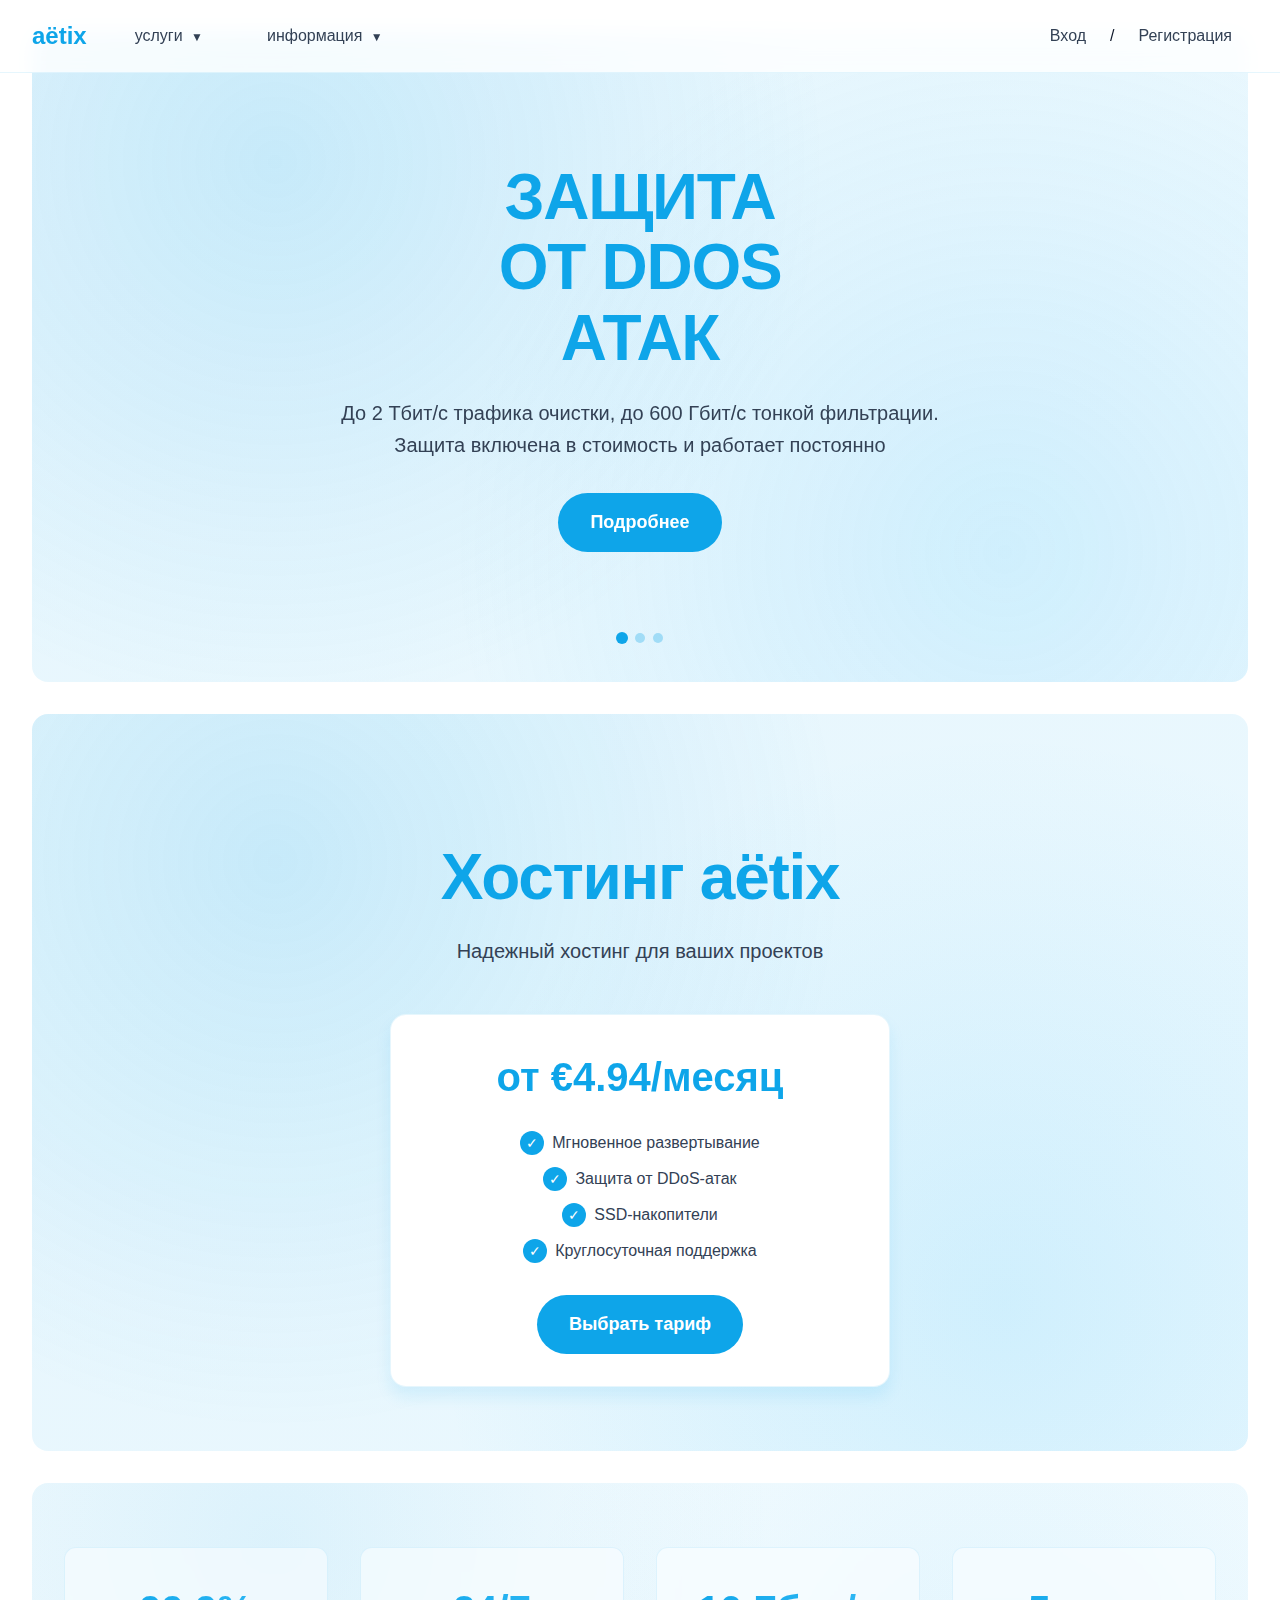
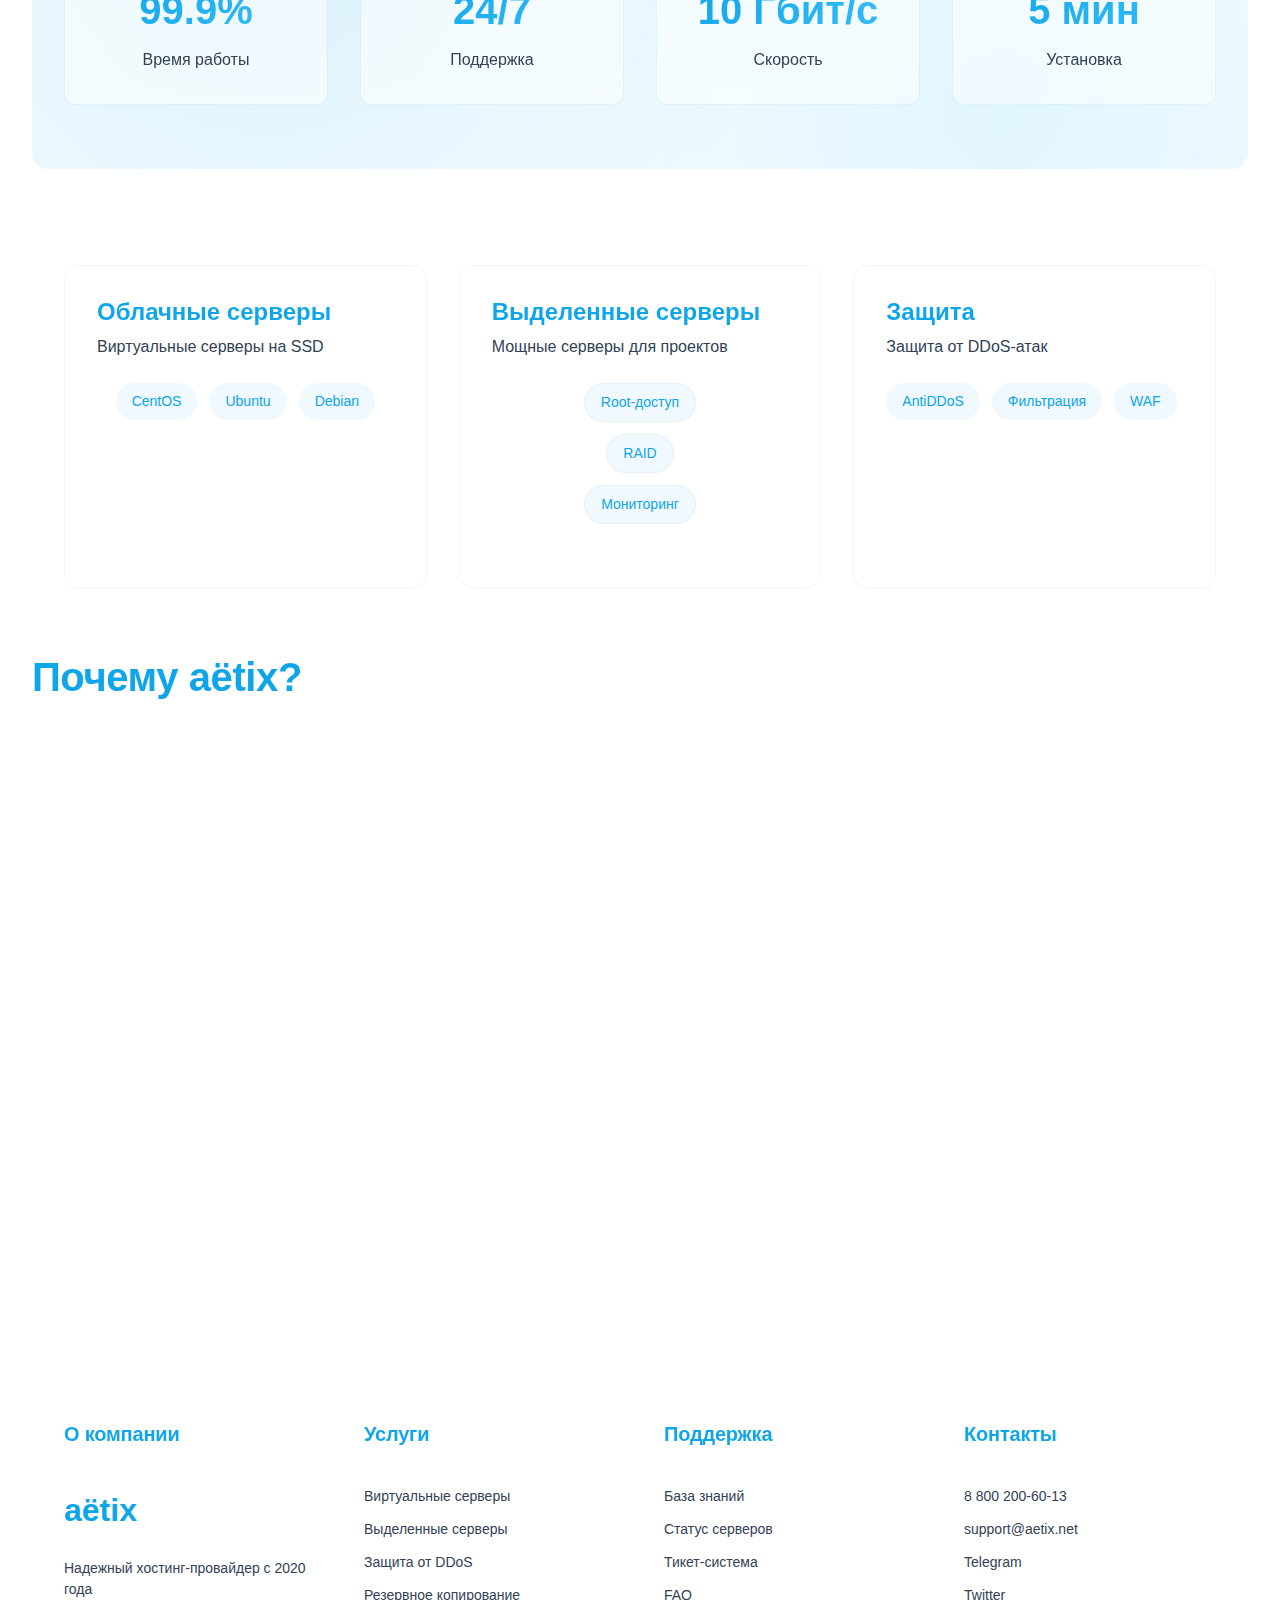
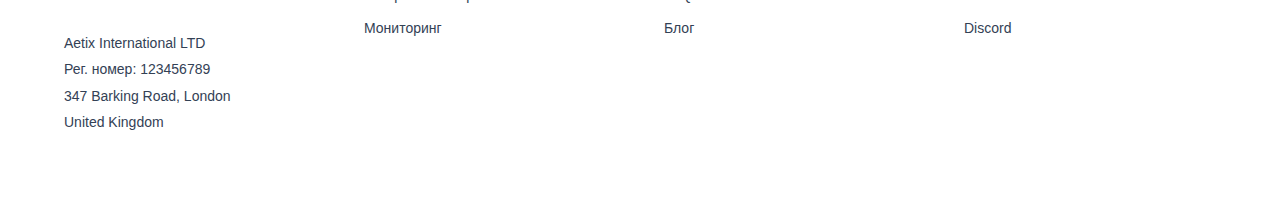
<file: index.html>
<!DOCTYPE html>
<html lang="ru">
<head>
    <meta charset="UTF-8">
    <meta name="viewport" content="width=device-width, initial-scale=1.0">
    <title>aёtix — Хостинг</title>
    <link rel="stylesheet" href="css/base.css">
    <link rel="stylesheet" href="css/navbar.css">
    <link rel="stylesheet" href="css/hero.css">
    <link rel="stylesheet" href="css/pricing.css">
    <link rel="stylesheet" href="css/stats.css">
    <link rel="stylesheet" href="css/services.css">
    <link rel="stylesheet" href="css/benefits.css">
    <link rel="stylesheet" href="css/footer.css">
    <link rel="stylesheet" href="css/features.css">
    <link rel="stylesheet" href="https://cdn.jsdelivr.net/npm/swiper@8/swiper-bundle.min.css">
    <link rel="stylesheet" href="css/swiper.css">
</head>
<body>
    <nav class="navbar navbar-index">
        <div class="nav-container">
            <a href="index.html" class="logo">aёtix</a>
            <div class="nav-center">
                <div class="dropdown">
                    <a href="#" class="nav-item">услуги <span class="dropdown-arrow">▼</span></a>
                    <div class="dropdown-menu">
                        <a href="vds.html" class="dropdown-item">
                            <span class="dropdown-icon">🌐</span>
                            <div class="dropdown-content">
                                <div class="dropdown-title">облачные серверы (VDS)</div>
                                <div class="dropdown-description">современные процессоры и NVMe SSD</div>
                            </div>
                        </a>
                        <a href="hicpu2.html" class="dropdown-item">
                            <span class="dropdown-icon">⚡</span>
                            <div class="dropdown-content">
                                <div class="dropdown-title">high-cpu серверы</div>
                                <div class="dropdown-description">невероятно быстрые и мощные</div>
                            </div>
                        </a>
                    </div>
                </div>
                <div class="dropdown">
                    <a href="#" class="nav-item">информация <span class="dropdown-arrow">▼</span></a>
                    <div class="dropdown-menu">
                        <a href="contacts.html" class="dropdown-item">
                            <span class="dropdown-icon">📞</span>
                            <div class="dropdown-content">
                                <div class="dropdown-title">контакты</div>
                                <div class="dropdown-description">связаться с нами</div>
                            </div>
                        </a>
                        <a href="cabinet.html" class="dropdown-item">
                            <span class="dropdown-icon">👤</span>
                            <div class="dropdown-content">
                                <div class="dropdown-title">личный кабинет</div>
                                <div class="dropdown-description">управление услугами и настройками</div>
                            </div>
                        </a>
                    </div>
                </div>
            </div>
            <div class="nav-right">
                <div class="auth-buttons">
                    <a href="#" class="nav-item">Вход</a>
                    <span class="separator">/</span>
                    <a href="#" class="nav-item">Регистрация</a>
                </div>
            </div>
        </div>
    </nav>

    <div class="container">
        <div class="swiper">
            <div class="swiper-wrapper">
                <div class="swiper-slide">
                    <div class="slide-content">
                        <h1>ЗАЩИТА<br>ОТ DDOS<br>АТАК</h1>
                        <p>До 2 Тбит/с трафика очистки, до 600 Гбит/с тонкой фильтрации.<br>Защита включена в стоимость и работает постоянно</p>
                        <a href="#" class="slide-button">Подробнее</a>
                    </div>
                </div>
                <div class="swiper-slide">
                    <div class="slide-content">
                        <h1>ОБЛАЧНЫЕ<br>СЕРВЕРЫ<br>VDS</h1>
                        <p>Виртуальные серверы на мощных процессорах AMD<br>и NVMe SSD накопителях</p>
                        <a href="vds.html" class="slide-button">Выбрать сервер</a>
                    </div>
                </div>
                <div class="swiper-slide">
                    <div class="slide-content">
                        <h1>HIGH-CPU<br>СЕРВЕРЫ</h1>
                        <p>Самые мощные виртуальные серверы на базе<br>AMD Ryzen Threadripper 3990X и Intel Core i9-12900K</p>
                        <a href="hicpu2.html" class="slide-button">Выбрать сервер</a>
                    </div>
                </div>
            </div>
            <div class="swiper-pagination"></div>
        </div>

        <div class="hero-section">
            <div class="hero-text">
                <h1>Хостинг aёtix</h1>
                <p>Надежный хостинг для ваших проектов</p>
            </div>
            <div class="price-section">
                <div class="price-tag">от €4.94/месяц</div>
                <ul class="features-list">
                    <li>Мгновенное развертывание</li>
                    <li>Защита от DDoS-атак</li>
                    <li>SSD-накопители</li>
                    <li>Круглосуточная поддержка</li>
                </ul>
                <a href="vds.html" class="cta-button">Выбрать тариф</a>
            </div>
        </div>

        <!-- Features Stats -->
        <section class="features-stats">
            <div class="container">
                <div class="stats-grid">
                    <div class="stat-item">
                        <div class="stat-number">99.9%</div>
                        <div class="stat-label">Время работы</div>
                    </div>
                    <div class="stat-item">
                        <div class="stat-number">24/7</div>
                        <div class="stat-label">Поддержка</div>
                    </div>
                    <div class="stat-item">
                        <div class="stat-number">10 Гбит/с</div>
                        <div class="stat-label">Скорость</div>
                    </div>
                    <div class="stat-item">
                        <div class="stat-number">5 мин</div>
                        <div class="stat-label">Установка</div>
                    </div>
                </div>
            </div>
        </section>

        <!-- Features Cards -->
        <section class="features-cards">
            <div class="container">
                <div class="cards-grid">
                    <div class="feature-card">
                        <div class="card-header">
                            <h3>Облачные серверы</h3>
                            <p>Виртуальные серверы на SSD</p>
                        </div>
                        <div class="card-content">
                            <div class="os-list">
                                <span class="os-item">CentOS</span>
                                <span class="os-item">Ubuntu</span>
                                <span class="os-item">Debian</span>
                            </div>
                        </div>
                    </div>

                    <div class="feature-card">
                        <div class="card-header">
                            <h3>Выделенные серверы</h3>
                            <p>Мощные серверы для проектов</p>
                        </div>
                        <div class="card-content">
                            <div class="features-list">
                                <span class="feature-item">Root-доступ</span>
                                <span class="feature-item">RAID</span>
                                <span class="feature-item">Мониторинг</span>
                            </div>
                        </div>
                    </div>

                    <div class="feature-card">
                        <div class="card-header">
                            <h3>Защита</h3>
                            <p>Защита от DDoS-атак</p>
                        </div>
                        <div class="card-content">
                            <div class="security-list">
                                <span class="security-item">AntiDDoS</span>
                                <span class="security-item">Фильтрация</span>
                                <span class="security-item">WAF</span>
                            </div>
                        </div>
                    </div>
                </div>
            </div>
        </section>

        <div class="why-section">
            <h2>Почему aёtix?</h2>
            <div class="benefits-grid">
                <div class="benefit-card">
                    <div class="benefit-icon">💬</div>
                    <h3>Поддержка</h3>
                    <p>Быстрые ответы в чате</p>
                </div>

                <div class="benefit-card">
                    <div class="benefit-icon">💾</div>
                    <h3>Бэкапы</h3>
                    <p>Резервное копирование</p>
                </div>

                <div class="benefit-card">
                    <div class="benefit-icon">⚡</div>
                    <h3>Оплата</h3>
                    <p>Почасовая оплата</p>
                </div>

                <div class="benefit-card">
                    <div class="benefit-icon">🛡️</div>
                    <h3>Защита</h3>
                    <p>DDoS защита</p>
                </div>
            </div>
        </div>

        <footer class="footer">
            <div class="container">
                <div class="footer-container">
                    <div class="footer-section">
                        <h2 class="footer-column-title">О компании</h2>
                        <a href="/" class="footer-logo">aëtix</a>
                        <p class="footer-description">Надежный хостинг-провайдер с 2020 года</p>
                        <div class="footer-company-info">
                            <p>Aetix International LTD</p>
                            <p>Рег. номер: 123456789</p>
                            <p>347 Barking Road, London</p>
                            <p>United Kingdom</p>
                        </div>
                    </div>

                    <div class="footer-section">
                        <h2 class="footer-column-title">Услуги</h2>
                        <div class="footer-links">
                            <a href="#" class="footer-link">Виртуальные серверы</a>
                            <a href="#" class="footer-link">Выделенные серверы</a>
                            <a href="#" class="footer-link">Защита от DDoS</a>
                            <a href="#" class="footer-link">Резервное копирование</a>
                            <a href="#" class="footer-link">Мониторинг</a>
                        </div>
                    </div>

                    <div class="footer-section">
                        <h2 class="footer-column-title">Поддержка</h2>
                        <div class="footer-links">
                            <a href="#" class="footer-link">База знаний</a>
                            <a href="#" class="footer-link">Статус серверов</a>
                            <a href="#" class="footer-link">Тикет-система</a>
                            <a href="#" class="footer-link">FAQ</a>
                            <a href="#" class="footer-link">Блог</a>
                        </div>
                    </div>

                    <div class="footer-section">
                        <h2 class="footer-column-title">Контакты</h2>
                        <div class="footer-links">
                            <a href="tel:88002006013" class="footer-link">8 800 200-60-13</a>
                            <a href="mailto:support@aetix.net" class="footer-link">support@aetix.net</a>
                            <a href="#" class="footer-link">Telegram</a>
                            <a href="#" class="footer-link">Twitter</a>
                            <a href="#" class="footer-link">Discord</a>
                        </div>
                    </div>
                </div>
            </div>
        </footer>
    </div>
    <script src="https://cdn.jsdelivr.net/npm/swiper@8/swiper-bundle.min.js"></script>
    <script src="js/navbar.js"></script>
    <script>
        const swiper = new Swiper('.swiper', {
            direction: 'horizontal',
            loop: true,
            autoplay: {
                delay: 5000,
                disableOnInteraction: false,
            },
            pagination: {
                el: '.swiper-pagination',
                clickable: true,
            },
            speed: 800
        });
    </script>
</body>
</html>
</file>
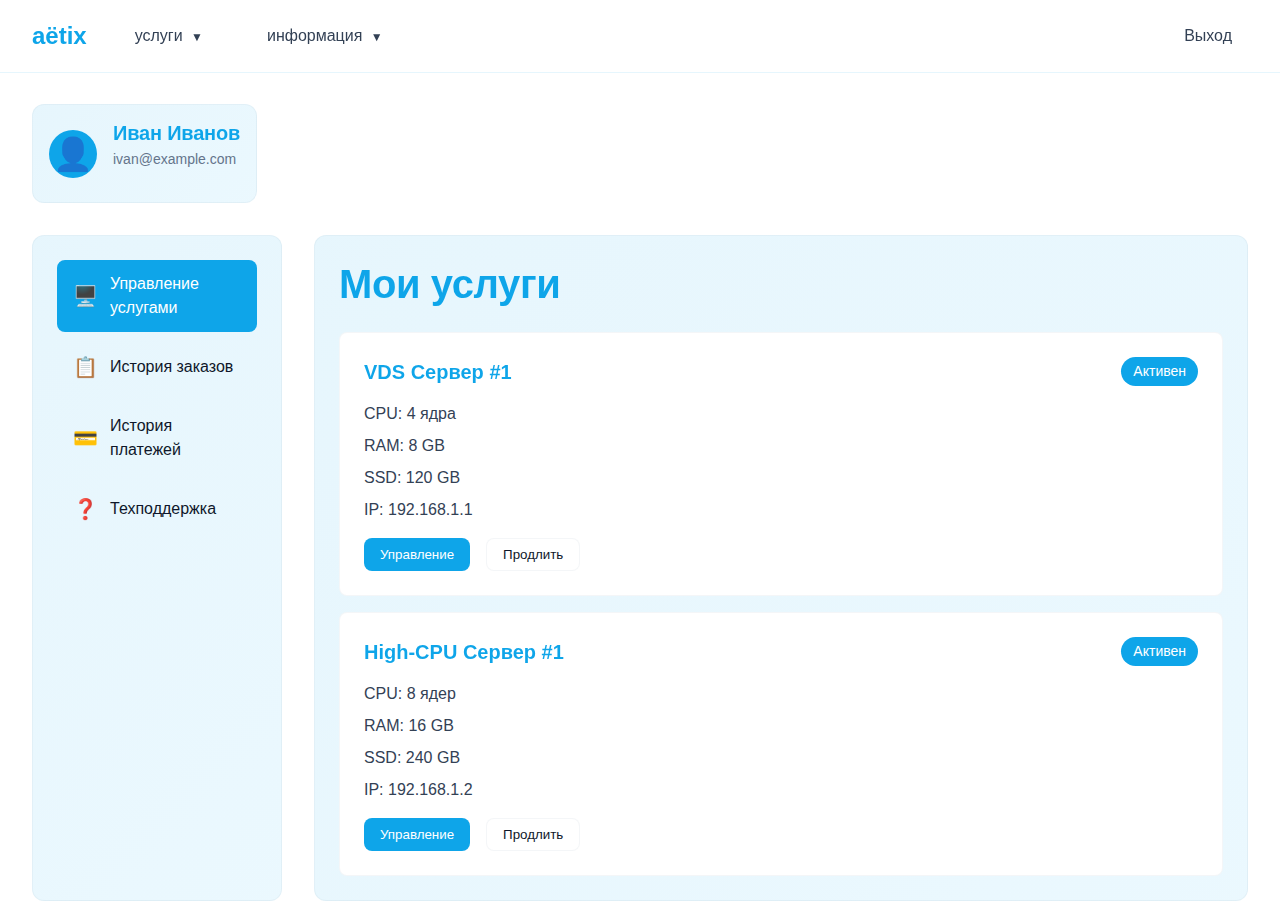
<file: cabinet.html>
<!DOCTYPE html>
<html lang="ru">
<head>
    <meta charset="UTF-8">
    <meta name="viewport" content="width=device-width, initial-scale=1.0">
    <title>aёtix — Личный кабинет</title>
    <link rel="stylesheet" href="css/base.css">
    <link rel="stylesheet" href="css/navbar.css">
    <link rel="stylesheet" href="css/cabinet.css">
</head>
<body>
    <nav class="navbar navbar-index">
        <div class="nav-container">
            <a href="index.html" class="logo">aёtix</a>
            <div class="nav-center">
                <div class="dropdown">
                    <a href="#" class="nav-item">услуги <span class="dropdown-arrow">▼</span></a>
                    <div class="dropdown-menu">
                        <a href="vds.html" class="dropdown-item">
                            <span class="dropdown-icon">🌐</span>
                            <div class="dropdown-content">
                                <div class="dropdown-title">облачные серверы (VDS)</div>
                                <div class="dropdown-description">современные процессоры и NVMe SSD</div>
                            </div>
                        </a>
                        <a href="hicpu2.html" class="dropdown-item">
                            <span class="dropdown-icon">⚡</span>
                            <div class="dropdown-content">
                                <div class="dropdown-title">high-cpu серверы</div>
                                <div class="dropdown-description">невероятно быстрые и мощные</div>
                            </div>
                        </a>
                    </div>
                </div>
                <div class="dropdown">
                    <a href="#" class="nav-item">информация <span class="dropdown-arrow">▼</span></a>
                    <div class="dropdown-menu">
                        <a href="contacts.html" class="dropdown-item">
                            <span class="dropdown-icon">📞</span>
                            <div class="dropdown-content">
                                <div class="dropdown-title">контакты</div>
                                <div class="dropdown-description">связаться с нами</div>
                            </div>
                        </a>
                    </div>
                </div>
            </div>
            <div class="nav-right">
                <div class="auth-buttons">
                    <a href="#" class="nav-item">Выход</a>
                </div>
            </div>
        </div>
    </nav>

    <div class="container">
        <div class="cabinet-header">
            <div class="user-info">
                <div class="user-avatar">👤</div>
                <div class="user-details">
                    <h2>Иван Иванов</h2>
                    <p>ivan@example.com</p>
                </div>
            </div>
        </div>

        <div class="cabinet-grid">
            <div class="cabinet-sidebar">
                <div class="sidebar-menu">
                    <a href="#services" class="menu-item active" data-tab="services">
                        <span class="menu-icon">🖥️</span>
                        <span>Управление услугами</span>
                    </a>
                    <a href="#orders" class="menu-item" data-tab="orders">
                        <span class="menu-icon">📋</span>
                        <span>История заказов</span>
                    </a>
                    <a href="#payments" class="menu-item" data-tab="payments">
                        <span class="menu-icon">💳</span>
                        <span>История платежей</span>
                    </a>
                    <a href="#support" class="menu-item" data-tab="support">
                        <span class="menu-icon">❓</span>
                        <span>Техподдержка</span>
                    </a>
                </div>
            </div>

            <div class="cabinet-content">
                <!-- Вкладка управления услугами -->
                <div class="tab-content active" id="services">
                    <div class="services-section">
                        <h2>Мои услуги</h2>
                        <div class="services-list">
                            <div class="service-card">
                                <div class="service-header">
                                    <h3>VDS Сервер #1</h3>
                                    <span class="status active">Активен</span>
                                </div>
                                <div class="service-info">
                                    <p>CPU: 4 ядра</p>
                                    <p>RAM: 8 GB</p>
                                    <p>SSD: 120 GB</p>
                                    <p>IP: 192.168.1.1</p>
                                </div>
                                <div class="service-actions">
                                    <button class="btn btn-primary">Управление</button>
                                    <button class="btn btn-secondary">Продлить</button>
                                </div>
                            </div>
                            <div class="service-card">
                                <div class="service-header">
                                    <h3>High-CPU Сервер #1</h3>
                                    <span class="status active">Активен</span>
                                </div>
                                <div class="service-info">
                                    <p>CPU: 8 ядер</p>
                                    <p>RAM: 16 GB</p>
                                    <p>SSD: 240 GB</p>
                                    <p>IP: 192.168.1.2</p>
                                </div>
                                <div class="service-actions">
                                    <button class="btn btn-primary">Управление</button>
                                    <button class="btn btn-secondary">Продлить</button>
                                </div>
                            </div>
                        </div>
                    </div>
                </div>

                <!-- Вкладка истории заказов -->
                <div class="tab-content" id="orders">
                    <div class="orders-section">
                        <h2>История заказов</h2>
                        <div class="orders-list">
                            <div class="order-card">
                                <div class="order-header">
                                    <h3>Заказ #12345</h3>
                                    <span class="status completed">Выполнен</span>
                                </div>
                                <div class="order-info">
                                    <p>Дата: 15.03.2024</p>
                                    <p>VDS Сервер Standard</p>
                                    <p>Сумма: 2500 ₽</p>
                                </div>
                                <div class="order-actions">
                                    <button class="btn btn-secondary">Подробнее</button>
                                </div>
                            </div>
                            <div class="order-card">
                                <div class="order-header">
                                    <h3>Заказ #12344</h3>
                                    <span class="status completed">Выполнен</span>
                                </div>
                                <div class="order-info">
                                    <p>Дата: 10.03.2024</p>
                                    <p>High-CPU Сервер Pro</p>
                                    <p>Сумма: 5000 ₽</p>
                                </div>
                                <div class="order-actions">
                                    <button class="btn btn-secondary">Подробнее</button>
                                </div>
                            </div>
                        </div>
                    </div>
                </div>

                <!-- Вкладка истории платежей -->
                <div class="tab-content" id="payments">
                    <div class="payments-section">
                        <h2>История платежей</h2>
                        <div class="payments-list">
                            <div class="payment-card">
                                <div class="payment-header">
                                    <h3>Платёж #67890</h3>
                                    <span class="status success">Успешно</span>
                                </div>
                                <div class="payment-info">
                                    <p>Дата: 15.03.2024</p>
                                    <p>Способ: Банковская карта</p>
                                    <p>Сумма: 2500 ₽</p>
                                </div>
                                <div class="payment-actions">
                                    <button class="btn btn-secondary">Квитанция</button>
                                </div>
                            </div>
                            <div class="payment-card">
                                <div class="payment-header">
                                    <h3>Платёж #67889</h3>
                                    <span class="status success">Успешно</span>
                                </div>
                                <div class="payment-info">
                                    <p>Дата: 10.03.2024</p>
                                    <p>Способ: PayPal</p>
                                    <p>Сумма: 5000 ₽</p>
                                </div>
                                <div class="payment-actions">
                                    <button class="btn btn-secondary">Квитанция</button>
                                </div>
                            </div>
                        </div>
                    </div>
                </div>

                <!-- Вкладка техподдержки -->
                <div class="tab-content" id="support">
                    <div class="support-section">
                        <h2>Техническая поддержка</h2>
                        <div class="support-card">
                            <div class="support-info">
                                <h3>Обращения в поддержку</h3>
                                <div class="ticket-list">
                                    <div class="ticket">
                                        <div class="ticket-header">
                                            <h4>Тикет #34567</h4>
                                            <span class="status open">Открыт</span>
                                        </div>
                                        <p>Проблема с подключением к серверу</p>
                                        <p class="ticket-date">Создан: 15.03.2024</p>
                                    </div>
                                    <div class="ticket">
                                        <div class="ticket-header">
                                            <h4>Тикет #34566</h4>
                                            <span class="status closed">Закрыт</span>
                                        </div>
                                        <p>Вопрос по оплате</p>
                                        <p class="ticket-date">Создан: 10.03.2024</p>
                                    </div>
                                </div>
                                <button class="btn btn-primary">Создать обращение</button>
                            </div>
                            <div class="support-contacts">
                                <h3>Контакты поддержки</h3>
                                <ul>
                                    <li>Email: support@aetix.com</li>
                                    <li>Телефон: 8-800-123-45-67</li>
                                    <li>Telegram: @aetix_support</li>
                                </ul>
                            </div>
                        </div>
                    </div>
                </div>
            </div>
        </div>
    </div>

    <script src="js/cabinet.js"></script>
</body>
</html>
</file>
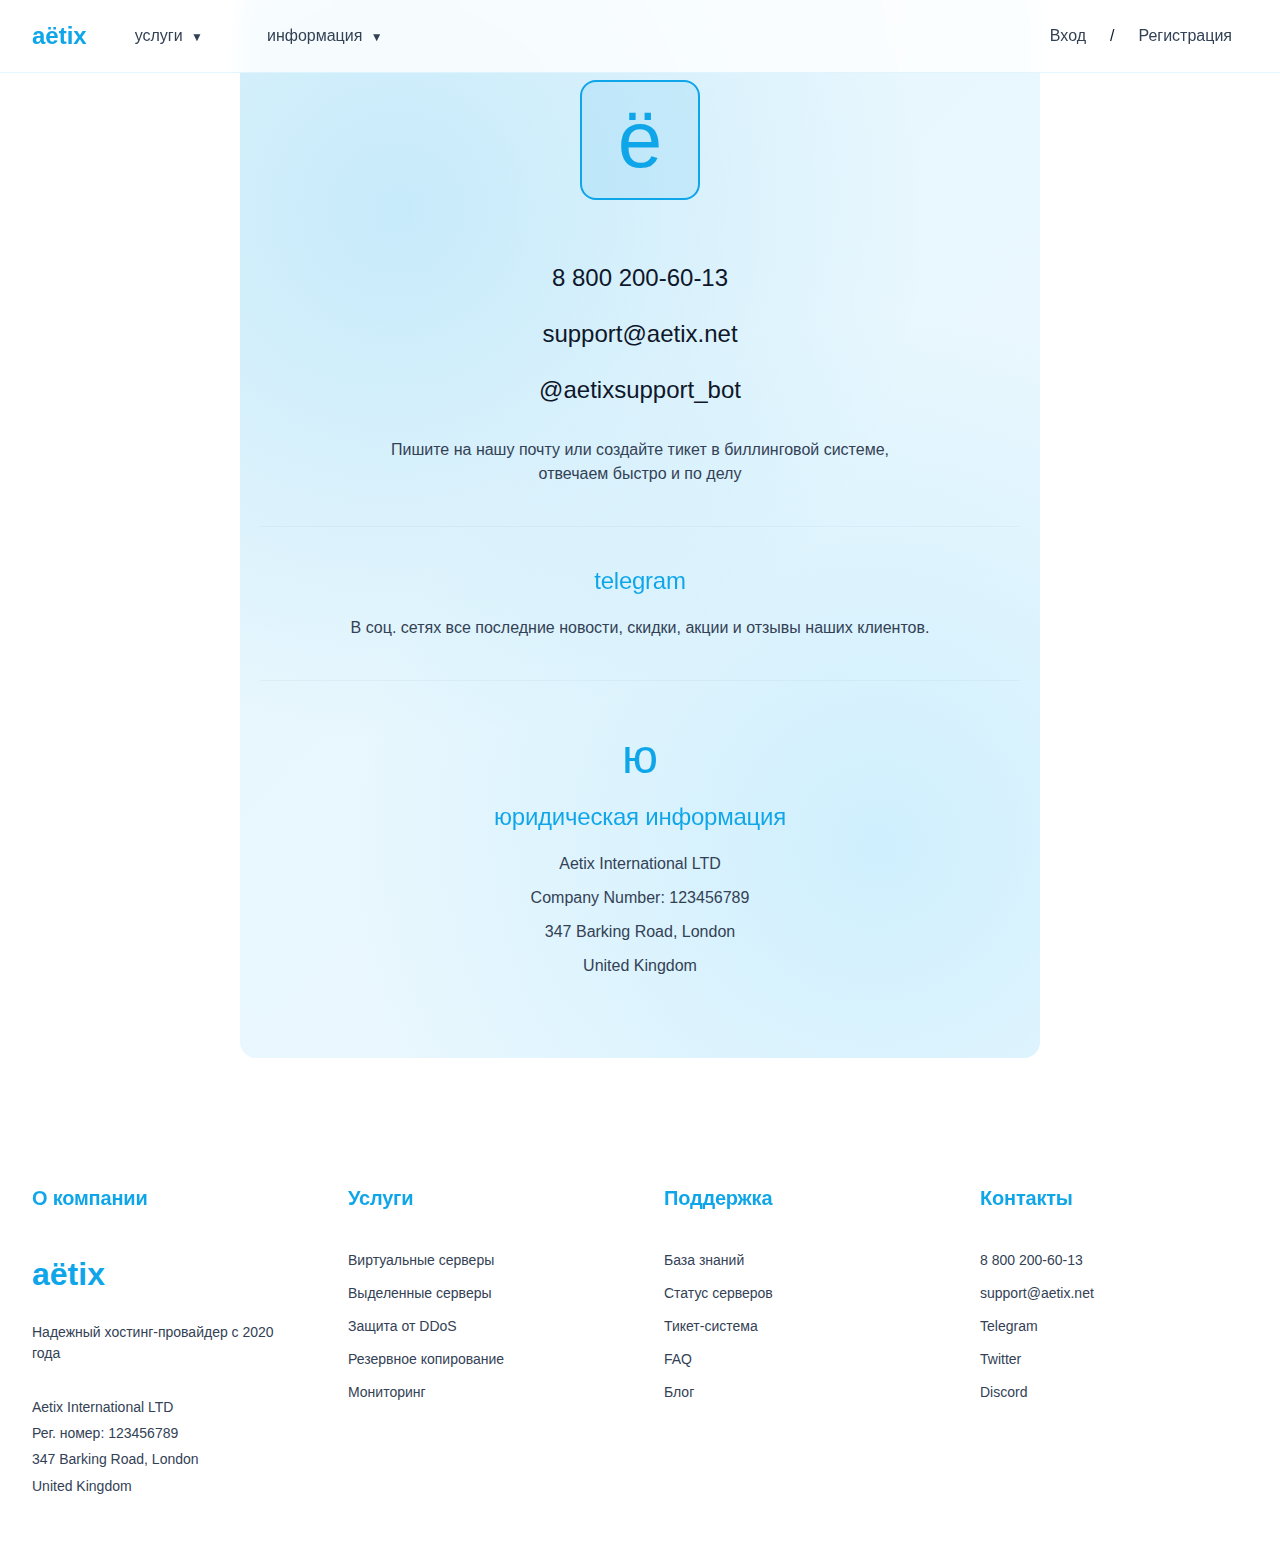
<file: contacts.html>
<!DOCTYPE html>
<html lang="ru">
<head>
    <meta charset="UTF-8">
    <meta name="viewport" content="width=device-width, initial-scale=1.0">
    <title>Контакты — aёtix</title>
    <link rel="stylesheet" href="css/base.css">
    <link rel="stylesheet" href="css/navbar.css">
    <link rel="stylesheet" href="css/footer.css">
    <link rel="stylesheet" href="css/contacts.css">
</head>
<body>
    <nav class="navbar navbar-index">
        <div class="nav-container">
            <a href="index.html" class="logo">aёtix</a>
            <div class="nav-center">
                <div class="dropdown">
                    <a href="#" class="nav-item">услуги <span class="dropdown-arrow">▼</span></a>
                    <div class="dropdown-menu">
                        <a href="vds.html" class="dropdown-item">
                            <span class="dropdown-icon">🌐</span>
                            <div class="dropdown-content">
                                <div class="dropdown-title">облачные серверы (VDS)</div>
                                <div class="dropdown-description">современные процессоры и NVMe SSD</div>
                            </div>
                        </a>
                        <a href="hicpu2.html" class="dropdown-item">
                            <span class="dropdown-icon">⚡</span>
                            <div class="dropdown-content">
                                <div class="dropdown-title">high-cpu серверы</div>
                                <div class="dropdown-description">невероятно быстрые и мощные</div>
                            </div>
                        </a>
                    </div>
                </div>
                <div class="dropdown">
                    <a href="#" class="nav-item">информация <span class="dropdown-arrow">▼</span></a>
                    <div class="dropdown-menu">
                        <a href="contacts.html" class="dropdown-item">
                            <span class="dropdown-icon">📞</span>
                            <div class="dropdown-content">
                                <div class="dropdown-title">контакты</div>
                                <div class="dropdown-description">связаться с нами</div>
                            </div>
                        </a>
                        <a href="cabinet.html" class="dropdown-item">
                            <span class="dropdown-icon">👤</span>
                            <div class="dropdown-content">
                                <div class="dropdown-title">личный кабинет</div>
                                <div class="dropdown-description">управление услугами и настройками</div>
                            </div>
                        </a>
                    </div>
                </div>
            </div>
            <div class="nav-right">
                <div class="auth-buttons">
                    <a href="#" class="nav-item">Вход</a>
                    <span class="separator">/</span>
                    <a href="#" class="nav-item">Регистрация</a>
                </div>
            </div>
            <button class="burger-menu" aria-label="Открыть меню">
                <span class="burger-line"></span>
                <span class="burger-line"></span>
                <span class="burger-line"></span>
            </button>
        </div>
    </nav>

    <div class="container">
        <div class="contacts-section">
            <div class="logo-container">
                <div class="logo-outline">
                    <div class="logo-letter">ё</div>
                </div>
            </div>
            
            <div class="contact-block">
                <div class="contact-item">
                    <a href="tel:88002006013" class="contact-link">8 800 200-60-13</a>
                </div>
                <div class="contact-item">
                    <a href="mailto:support@aetix.net" class="contact-link">support@aetix.net</a>
                </div>
                <div class="contact-item">
                    <a href="https://t.me/aetixsupport_bot" class="contact-link">@aetixsupport_bot</a>
                </div>
                <div class="contact-note">
                    <p>Пишите на нашу почту или создайте тикет в биллинговой системе,</p>
                    <p>отвечаем быстро и по делу</p>
                </div>
            </div>

            <div class="divider"></div>

            <div class="social-block">
                <h2>telegram</h2>
                <p>В соц. сетях все последние новости, скидки, акции и отзывы наших клиентов.</p>
            </div>

            <div class="divider"></div>

            <div class="legal-block">
                <div class="legal-header">
                    <div class="legal-icon">ю</div>
                    <h2>юридическая информация</h2>
                </div>
                <div class="legal-info">
                    <p>Aetix International LTD</p>
                    <p>Company Number: 123456789</p>
                    <p>347 Barking Road, London</p>
                    <p>United Kingdom</p>
                </div>
            </div>
        </div>
    </div>

    <footer class="footer">
        <div class="container">
            <div class="footer-container">
                <div class="footer-section">
                    <h2 class="footer-column-title">О компании</h2>
                    <a href="/" class="footer-logo">aëtix</a>
                    <p class="footer-description">Надежный хостинг-провайдер с 2020 года</p>
                    <div class="footer-company-info">
                        <p>Aetix International LTD</p>
                        <p>Рег. номер: 123456789</p>
                        <p>347 Barking Road, London</p>
                        <p>United Kingdom</p>
                    </div>
                </div>

                <div class="footer-section">
                    <h2 class="footer-column-title">Услуги</h2>
                    <div class="footer-links">
                        <a href="#" class="footer-link">Виртуальные серверы</a>
                        <a href="#" class="footer-link">Выделенные серверы</a>
                        <a href="#" class="footer-link">Защита от DDoS</a>
                        <a href="#" class="footer-link">Резервное копирование</a>
                        <a href="#" class="footer-link">Мониторинг</a>
                    </div>
                </div>

                <div class="footer-section">
                    <h2 class="footer-column-title">Поддержка</h2>
                    <div class="footer-links">
                        <a href="#" class="footer-link">База знаний</a>
                        <a href="#" class="footer-link">Статус серверов</a>
                        <a href="#" class="footer-link">Тикет-система</a>
                        <a href="#" class="footer-link">FAQ</a>
                        <a href="#" class="footer-link">Блог</a>
                    </div>
                </div>

                <div class="footer-section">
                    <h2 class="footer-column-title">Контакты</h2>
                    <div class="footer-links">
                        <a href="tel:88002006013" class="footer-link">8 800 200-60-13</a>
                        <a href="mailto:support@aetix.net" class="footer-link">support@aetix.net</a>
                        <a href="#" class="footer-link">Telegram</a>
                        <a href="#" class="footer-link">Twitter</a>
                        <a href="#" class="footer-link">Discord</a>
                    </div>
                </div>
            </div>
        </div>
    </footer>

    <script src="js/navbar.js"></script>
</body>
</html>
</file>
<file: css/base.css>
:root {
    /* Основные цвета */
    --primary: #0EA5E9;
    --primary-dark: #0284C7;
    --primary-light: #38BDF8;
    --secondary: #7DD3FC;
    --accent: #0EA5E9;
    
    /* Фоны */
    --background-dark: #0C4A6E;
    --background: #FFFFFF;
    --background-light: #F0F9FF;
    
    /* Градиенты */
    --gradient: linear-gradient(135deg, var(--primary) 0%, var(--accent) 100%);
    --gradient-subtle: linear-gradient(135deg, rgba(14, 165, 233, 0.1) 0%, rgba(56, 189, 248, 0.1) 100%);
    
    /* Текст */
    --text: #0F172A;
    --text-secondary: #334155;
    --text-muted: #64748B;
    
    /* Границы и тени */
    --border: rgba(148, 163, 184, 0.1);
    --shadow-sm: 0 2px 4px rgba(14, 165, 233, 0.05);
    --shadow-md: 0 4px 6px rgba(14, 165, 233, 0.1);
    --shadow-lg: 0 10px 15px rgba(14, 165, 233, 0.1);
    --shadow-xl: 0 20px 25px rgba(14, 165, 233, 0.1);
    --shadow-glow: 0 0 15px rgba(14, 165, 233, 0.5);
    
    /* Скругления */
    --radius-sm: 0.25rem;
    --radius-md: 0.375rem;
    --radius-lg: 0.5rem;
    --radius-xl: 0.75rem;
    --radius-2xl: 1rem;
    --radius-full: 9999px;
    
    /* Анимации */
    --transition: all 0.2s ease;
    --transition-bounce: all 0.3s cubic-bezier(0.68, -0.55, 0.265, 1.55);
}

/* Базовые стили */
* {
    margin: 0;
    padding: 0;
    box-sizing: border-box;
}

html {
    font-size: 16px;
    scroll-behavior: smooth;
}

body {
    font-family: 'Inter', -apple-system, BlinkMacSystemFont, 'Segoe UI', Roboto, Oxygen, Ubuntu, Cantarell, 'Open Sans', 'Helvetica Neue', sans-serif;
    line-height: 1.5;
    color: var(--text);
    background: var(--background);
    -webkit-font-smoothing: antialiased;
    -moz-osx-font-smoothing: grayscale;
}

/* Типография */
h1, h2, h3, h4, h5, h6 {
    font-weight: 700;
    line-height: 1.2;
    margin-bottom: 1rem;
    background: var(--gradient);
    -webkit-background-clip: text;
    -webkit-text-fill-color: transparent;
}

h1 {
    font-size: 3.5rem;
    letter-spacing: -0.02em;
}

h2 {
    font-size: 2.5rem;
    letter-spacing: -0.01em;
}

h3 {
    font-size: 2rem;
}

p {
    margin-bottom: 1rem;
    color: var(--text-secondary);
}

/* Кнопки */
.button {
    display: inline-flex;
    align-items: center;
    justify-content: center;
    padding: 0.75rem 1.5rem;
    font-weight: 600;
    font-size: 1rem;
    border-radius: var(--radius-full);
    transition: var(--transition-bounce);
    cursor: pointer;
    text-decoration: none;
}

.button-primary {
    background: var(--gradient);
    color: white;
    border: none;
}

.button-primary:hover {
    transform: translateY(-2px);
    box-shadow: var(--shadow-glow);
}

.button-secondary {
    background: var(--gradient-subtle);
    color: var(--primary);
    border: 1px solid var(--primary-light);
}

.button-secondary:hover {
    transform: translateY(-2px);
    background: var(--gradient);
    color: white;
    border-color: transparent;
}

/* Карточки */
.card {
    background: rgba(255, 255, 255, 0.03);
    border: 1px solid var(--border);
    border-radius: var(--radius-2xl);
    padding: 2rem;
    transition: var(--transition);
}

.card:hover {
    transform: translateY(-4px);
    border-color: var(--primary-light);
    box-shadow: var(--shadow-lg);
}

/* Контейнер */
.container {
    max-width: 1280px;
    margin: 0 auto;
    padding: 0 2rem;
}

/* Анимации */
@keyframes fadeIn {
    from {
        opacity: 0;
        transform: translateY(10px);
    }
    to {
        opacity: 1;
        transform: translateY(0);
    }
}

@keyframes float {
    0% {
        transform: translateY(0px);
    }
    50% {
        transform: translateY(-10px);
    }
    100% {
        transform: translateY(0px);
    }
}

/* Утилиты */
.text-gradient {
    background: var(--gradient);
    -webkit-background-clip: text;
    -webkit-text-fill-color: transparent;
}

.bg-gradient {
    background: var(--gradient);
}

.bg-gradient-subtle {
    background: var(--gradient-subtle);
}

/* Адаптивность */
@media (max-width: 1024px) {
    html {
        font-size: 15px;
    }
}

@media (max-width: 768px) {
    html {
        font-size: 14px;
    }

    .container {
        padding: 0 1.5rem;
    }
}

@media (max-width: 480px) {
    html {
        font-size: 13px;
    }

    .container {
        padding: 0 1rem;
    }
}
</file>
<file: css/navbar.css>
.navbar {
    position: fixed;
    top: 0;
    left: 0;
    right: 0;
    z-index: 1000;
    background: rgba(255, 255, 255, 0.8);
    backdrop-filter: blur(10px);
    border-bottom: 1px solid rgba(14, 165, 233, 0.1);
    transition: var(--transition);
}

.navbar.scrolled {
    background: rgba(255, 255, 255, 0.95);
    box-shadow: var(--shadow-md);
}

.nav-container {
    max-width: 1280px;
    margin: 0 auto;
    padding: 1rem 2rem;
    display: flex;
    justify-content: space-between;
    align-items: center;
}

/* Специальные стили только для главной страницы */
.navbar-index .nav-container {
    justify-content: flex-start;
    gap: 2rem;
}

.navbar-index .nav-right {
    margin-left: auto;
}

.nav-left {
    display: flex;
    align-items: center;
    gap: 2rem;
}

.logo {
    font-size: 1.5rem;
    font-weight: 700;
    color: var(--primary);
    text-decoration: none;
    transition: var(--transition-bounce);
}

.logo:hover {
    color: var(--primary-light);
    transform: scale(1.05);
}

.nav-center {
    display: flex;
    gap: 2rem;
}

.nav-item {
    color: var(--text-secondary);
    text-decoration: none;
    font-weight: 500;
    transition: var(--transition);
    padding: 0.5rem 1rem;
    border-radius: var(--radius-full);
}

.nav-item:hover {
    color: var(--primary);
    background: var(--background-light);
}

.dropdown {
    position: relative;
}

.dropdown-arrow {
    font-size: 0.75rem;
    margin-left: 0.25rem;
    transition: var(--transition);
}

.dropdown:hover .dropdown-arrow {
    transform: rotate(180deg);
}

.dropdown-menu {
    position: absolute;
    top: 100%;
    left: 0;
    min-width: 240px;
    background: rgba(255, 255, 255, 0.95);
    border: 1px solid rgba(14, 165, 233, 0.1);
    border-radius: var(--radius-xl);
    padding: 0.5rem;
    margin-top: 0.5rem;
    opacity: 0;
    visibility: hidden;
    transform: translateY(-10px);
    transition: all 0.3s ease;
    backdrop-filter: blur(10px);
    box-shadow: var(--shadow-lg);
}

.dropdown:hover .dropdown-menu {
    opacity: 1;
    visibility: visible;
    transform: translateY(0);
}

.dropdown-item {
    display: flex;
    align-items: center;
    gap: 1rem;
    padding: 0.75rem 1rem;
    color: var(--text-secondary);
    text-decoration: none;
    border-radius: var(--radius-lg);
    transition: var(--transition);
}

.dropdown-item:hover {
    background: var(--background-light);
    color: var(--primary);
}

.dropdown-icon {
    font-size: 1.25rem;
}

.dropdown-content {
    flex: 1;
}

.dropdown-title {
    font-weight: 500;
    margin-bottom: 0.25rem;
}

.dropdown-description {
    font-size: 0.875rem;
    color: var(--text-muted);
}

.nav-right {
    display: flex;
    align-items: center;
    gap: 2rem;
}

.language-selector {
    position: relative;
}

.language-button {
    display: flex;
    align-items: center;
    gap: 0.5rem;
    padding: 0.5rem 1rem;
    background: none;
    border: none;
    color: var(--text-secondary);
    font-size: 0.875rem;
    cursor: pointer;
    transition: var(--transition);
}

.language-button:hover {
    color: white;
}

.globe-icon {
    font-size: 1rem;
}

.language-dropdown {
    position: absolute;
    top: 100%;
    right: 0;
    min-width: 160px;
    background: rgba(30, 27, 75, 0.95);
    border: 1px solid rgba(139, 92, 246, 0.1);
    border-radius: var(--radius-xl);
    padding: 0.5rem;
    margin-top: 0.5rem;
    opacity: 0;
    visibility: hidden;
    transform: translateY(-10px);
    transition: all 0.3s ease;
    backdrop-filter: blur(10px);
    box-shadow: var(--shadow-lg);
}

.language-selector:hover .language-dropdown {
    opacity: 1;
    visibility: visible;
    transform: translateY(0);
}

.language-option {
    display: block;
    padding: 0.5rem 1rem;
    color: var(--text-secondary);
    text-decoration: none;
    border-radius: var(--radius-lg);
    transition: var(--transition);
}

.language-option:hover {
    background: rgba(99, 102, 241, 0.1);
    color: white;
}

.language-option.active {
    color: var(--primary);
    background: rgba(99, 102, 241, 0.1);
}

.auth-buttons {
    display: flex;
    align-items: center;
    gap: 0.5rem;
}

.burger-menu {
    display: none;
    flex-direction: column;
    gap: 0.25rem;
    padding: 0.5rem;
    background: none;
    border: none;
    cursor: pointer;
}

.burger-line {
    width: 24px;
    height: 2px;
    background: var(--text-secondary);
    transition: var(--transition);
}

@media (max-width: 1024px) {
    .nav-center {
        gap: 1rem;
    }

    .nav-right {
        gap: 1rem;
    }
}

@media (max-width: 768px) {
    .nav-center, .nav-right {
        display: none;
    }

    .burger-menu {
        display: flex;
    }

    .nav-mobile {
        position: fixed;
        top: 72px;
        left: 0;
        right: 0;
        background: rgba(30, 27, 75, 0.95);
        padding: 1rem;
        border-bottom: 1px solid rgba(139, 92, 246, 0.1);
        backdrop-filter: blur(10px);
        display: none;
    }

    .nav-mobile.active {
        display: block;
    }

    .nav-mobile .nav-item,
    .nav-mobile .dropdown-menu {
        width: 100%;
    }

    .nav-mobile .dropdown-menu {
        position: static;
        background: none;
        border: none;
        box-shadow: none;
        opacity: 1;
        visibility: visible;
        transform: none;
        padding: 0;
        margin: 0.5rem 0;
    }

    .nav-mobile .language-dropdown {
        position: static;
        width: 100%;
        background: none;
        border: none;
        box-shadow: none;
        margin: 0.5rem 0;
    }

    .nav-mobile .auth-buttons {
        margin-top: 1rem;
        padding-top: 1rem;
        border-top: 1px solid rgba(139, 92, 246, 0.1);
    }
}

@media (max-width: 480px) {
    .nav-container {
        padding: 1rem;
    }

    .logo {
        font-size: 1.25rem;
    }
}
</file>
<file: css/hero.css>
/* Hero section */
.hero-section {
    position: relative;
    padding: 8rem 0 4rem;
    overflow: hidden;
    background: linear-gradient(135deg, rgba(14, 165, 233, 0.1) 0%, rgba(56, 189, 248, 0.1) 100%);
    border-radius: var(--radius-2xl);
    margin: 2rem 0;
}

.hero-section::before {
    content: '';
    position: absolute;
    top: 0;
    left: 0;
    right: 0;
    bottom: 0;
    background: 
        radial-gradient(circle at 20% 20%, rgba(14, 165, 233, 0.15) 0%, transparent 50%),
        radial-gradient(circle at 80% 80%, rgba(56, 189, 248, 0.15) 0%, transparent 50%);
    z-index: 0;
}

.hero-text {
    position: relative;
    z-index: 1;
    text-align: center;
    margin-bottom: 3rem;
    animation: fadeIn 0.8s ease-out forwards;
}

.hero-text h1 {
    font-size: 4rem;
    font-weight: 800;
    margin-bottom: 1.5rem;
    line-height: 1.1;
    letter-spacing: -0.02em;
    background: var(--gradient);
    -webkit-background-clip: text;
    -webkit-text-fill-color: transparent;
}

.hero-text p {
    font-size: 1.25rem;
    color: var(--text-secondary);
    max-width: 600px;
    margin: 0 auto;
}

.price-section {
    position: relative;
    z-index: 1;
    text-align: center;
    padding: 2rem;
    background: var(--background);
    border: 1px solid rgba(14, 165, 233, 0.1);
    border-radius: var(--radius-2xl);
    max-width: 500px;
    margin: 0 auto;
    animation: fadeIn 0.8s ease-out forwards 0.2s;
    box-shadow: var(--shadow-lg);
}

.price-tag {
    font-size: 2.5rem;
    font-weight: 800;
    margin-bottom: 1.5rem;
    background: var(--gradient);
    -webkit-background-clip: text;
    -webkit-text-fill-color: transparent;
}

.features-list {
    list-style: none;
    padding: 0;
    margin: 0 0 2rem;
    display: flex;
    flex-direction: column;
    gap: 1rem;
    align-items: center;
}

.features-list li {
    color: var(--text-secondary);
    display: flex;
    align-items: center;
    gap: 0.5rem;
    font-size: 1rem;
}

.features-list li::before {
    content: '✓';
    display: inline-block;
    width: 1.5rem;
    height: 1.5rem;
    background: var(--gradient);
    border-radius: var(--radius-full);
    color: white;
    font-size: 0.875rem;
    display: flex;
    align-items: center;
    justify-content: center;
}

.cta-button {
    display: inline-flex;
    align-items: center;
    justify-content: center;
    padding: 1rem 2rem;
    font-size: 1.125rem;
    font-weight: 600;
    color: white;
    background: var(--gradient);
    border-radius: var(--radius-full);
    text-decoration: none;
    transition: var(--transition-bounce);
}

.cta-button:hover {
    transform: translateY(-2px);
    box-shadow: var(--shadow-glow);
}

@media (max-width: 1024px) {
    .hero-section {
        padding: 6rem 0 3rem;
    }

    .hero-text h1 {
        font-size: 3.5rem;
    }
}

@media (max-width: 768px) {
    .hero-section {
        padding: 5rem 0 2.5rem;
    }

    .hero-text h1 {
        font-size: 3rem;
    }

    .hero-text p {
        font-size: 1.125rem;
    }

    .price-tag {
        font-size: 2rem;
    }
}

@media (max-width: 480px) {
    .hero-section {
        padding: 4rem 0 2rem;
        margin: 1rem 0;
    }

    .hero-text h1 {
        font-size: 2.5rem;
    }

    .hero-text p {
        font-size: 1rem;
    }

    .price-section {
        padding: 1.5rem;
    }

    .price-tag {
        font-size: 1.75rem;
    }

    .cta-button {
        padding: 0.875rem 1.75rem;
        font-size: 1rem;
    }
}

/* Hero section */
.hero {
    position: relative;
    min-height: 100vh;
    display: flex;
    align-items: center;
    padding: 6rem 0;
    background: var(--background);
    overflow: hidden;
}

.hero::before {
    content: '';
    position: absolute;
    top: 0;
    left: 0;
    right: 0;
    bottom: 0;
    background: 
        radial-gradient(circle at 20% 20%, rgba(14, 165, 233, 0.1), transparent 40%),
        radial-gradient(circle at 80% 80%, rgba(56, 189, 248, 0.1), transparent 40%);
    z-index: 0;
}

.hero-container {
    position: relative;
    z-index: 1;
    max-width: 1280px;
    margin: 0 auto;
    padding: 0 2rem;
    display: grid;
    grid-template-columns: 1fr 1fr;
    gap: 4rem;
    align-items: center;
}

.hero-content {
    max-width: 600px;
}

.hero-badge {
    display: inline-flex;
    align-items: center;
    gap: 0.5rem;
    padding: 0.5rem 1rem;
    background: var(--background-light);
    color: var(--primary);
    border-radius: var(--radius-full);
    font-weight: 500;
    font-size: 0.875rem;
    margin-bottom: 2rem;
    animation: fadeIn 0.5s ease-out forwards;
}

.hero-badge i {
    font-size: 1rem;
}

.hero-title {
    font-size: 3.5rem;
    font-weight: 800;
    line-height: 1.1;
    color: var(--text);
    margin-bottom: 1.5rem;
    letter-spacing: -0.05em;
    animation: fadeIn 0.5s ease-out forwards 0.2s;
    opacity: 0;
}

.hero-title span {
    background: var(--gradient);
    -webkit-background-clip: text;
    -webkit-text-fill-color: transparent;
}

.hero-description {
    font-size: 1.25rem;
    color: var(--text-secondary);
    line-height: 1.6;
    margin-bottom: 2.5rem;
    animation: fadeIn 0.5s ease-out forwards 0.4s;
    opacity: 0;
}

.hero-buttons {
    display: flex;
    gap: 1rem;
    animation: fadeIn 0.5s ease-out forwards 0.6s;
    opacity: 0;
}

.hero-button {
    display: inline-flex;
    align-items: center;
    gap: 0.75rem;
    padding: 0.875rem 1.5rem;
    border-radius: var(--radius-full);
    font-weight: 500;
    transition: var(--transition-bounce);
}

.hero-button.primary {
    background: var(--gradient);
    color: white;
    border: none;
}

.hero-button.primary:hover {
    transform: translateY(-2px);
    box-shadow: var(--shadow-glow);
}

.hero-button.secondary {
    background: white;
    color: var(--text);
    border: 1px solid var(--border);
}

.hero-button.secondary:hover {
    background: var(--background-light);
    transform: translateY(-2px);
    border-color: var(--primary);
}

.hero-button i {
    font-size: 1.25rem;
    transition: transform 0.2s ease;
}

.hero-button:hover i {
    transform: translateX(4px);
}

.hero-image {
    position: relative;
    animation: scaleIn 0.6s cubic-bezier(0.34, 1.56, 0.64, 1) forwards 0.8s;
    opacity: 0;
}

.hero-image img {
    width: 100%;
    height: auto;
    border-radius: var(--radius-2xl);
    box-shadow: var(--shadow-xl);
    transition: var(--transition);
}

.hero-image::before {
    content: '';
    position: absolute;
    inset: -1rem;
    background: var(--gradient);
    border-radius: var(--radius-2xl);
    opacity: 0.1;
    z-index: -1;
    transition: var(--transition);
}

.hero-image:hover img {
    transform: scale(1.02) rotate(-1deg);
}

.hero-image:hover::before {
    opacity: 0.15;
    transform: scale(1.02) rotate(1deg);
}

.hero-features {
    margin-top: 3rem;
    display: grid;
    grid-template-columns: repeat(2, 1fr);
    gap: 1.5rem;
    animation: fadeIn 0.5s ease-out forwards 0.8s;
    opacity: 0;
}

.feature-item {
    display: flex;
    align-items: center;
    gap: 1rem;
    padding: 1rem;
    background: var(--background);
    border: 1px solid var(--border);
    border-radius: var(--radius-lg);
    transition: var(--transition);
}

.feature-item:hover {
    transform: translateY(-2px);
    border-color: var(--primary);
    box-shadow: var(--shadow-md);
    background: var(--background-light);
}

.feature-icon {
    width: 2.5rem;
    height: 2.5rem;
    display: flex;
    align-items: center;
    justify-content: center;
    background: var(--gradient-subtle);
    border-radius: var(--radius-lg);
    color: var(--primary);
    font-size: 1.25rem;
}

.feature-text {
    flex: 1;
}

.feature-title {
    font-weight: 600;
    color: var(--text);
    margin-bottom: 0.25rem;
}

.feature-description {
    font-size: 0.875rem;
    color: var(--text-secondary);
}

.hero-social {
    display: flex;
    gap: 1rem;
}

.social-link {
    width: 48px;
    height: 48px;
    display: flex;
    align-items: center;
    justify-content: center;
    background: rgba(255, 255, 255, 0.05);
    border: 1px solid rgba(255, 255, 255, 0.1);
    border-radius: 8px;
    transition: all 0.2s ease;
}

.social-link:hover {
    background: rgba(255, 255, 255, 0.1);
}

.social-link svg {
    width: 24px;
    height: 24px;
    color: rgba(255, 255, 255, 0.7);
    transition: color 0.2s ease;
}

.social-link:hover svg {
    color: #fff;
}

/* Медиа-запросы */
@media (max-width: 1024px) {
    .hero-container {
        grid-template-columns: 1fr;
        text-align: center;
        gap: 3rem;
    }

    .hero-content {
        max-width: 100%;
    }

    .hero-buttons {
        justify-content: center;
    }

    .hero-features {
        max-width: 600px;
        margin: 3rem auto 0;
    }
}

@media (max-width: 768px) {
    .hero {
        padding: 4rem 0;
    }

    .hero-title {
        font-size: 2.5rem;
    }

    .hero-description {
        font-size: 1.125rem;
    }

    .hero-buttons {
        flex-direction: column;
    }

    .hero-button {
        width: 100%;
        justify-content: center;
    }

    .hero-features {
        grid-template-columns: 1fr;
    }
}

@media (max-width: 480px) {
    .hero-container {
        padding: 0 1rem;
    }

    .hero-title {
        font-size: 2rem;
    }

    .hero-description {
        font-size: 1rem;
    }

    .hero-badge {
        font-size: 0.75rem;
    }
}
</file>
<file: css/pricing.css>
.pricing {
    padding: 6rem 0;
    background: var(--background-light);
    position: relative;
    overflow: hidden;
}

.pricing::before {
    content: '';
    position: absolute;
    top: 0;
    left: 0;
    right: 0;
    bottom: 0;
    background: 
        radial-gradient(circle at 20% 20%, rgba(79, 70, 229, 0.1), transparent 40%),
        radial-gradient(circle at 80% 80%, rgba(67, 56, 202, 0.1), transparent 40%);
    z-index: 0;
}

.pricing-container {
    position: relative;
    z-index: 1;
    max-width: 1280px;
    margin: 0 auto;
    padding: 0 2rem;
}

.pricing-header {
    text-align: center;
    margin-bottom: 4rem;
}

.pricing-badge {
    display: inline-flex;
    align-items: center;
    gap: 0.5rem;
    padding: 0.5rem 1rem;
    background: rgba(79, 70, 229, 0.1);
    color: var(--primary);
    border-radius: var(--radius-full);
    font-weight: 500;
    font-size: 0.875rem;
    margin-bottom: 1.5rem;
    animation: fadeIn 0.5s ease-out forwards;
}

.pricing-badge i {
    font-size: 1rem;
}

.pricing-title {
    font-size: 3rem;
    font-weight: 800;
    color: var(--text);
    margin-bottom: 1.5rem;
    letter-spacing: -0.05em;
    animation: fadeIn 0.5s ease-out forwards 0.2s;
    opacity: 0;
}

.pricing-title span {
    background: var(--gradient);
    -webkit-background-clip: text;
    -webkit-text-fill-color: transparent;
}

.pricing-subtitle {
    font-size: 1.25rem;
    color: var(--text-secondary);
    max-width: 600px;
    margin: 0 auto;
    line-height: 1.6;
    animation: fadeIn 0.5s ease-out forwards 0.4s;
    opacity: 0;
}

.pricing-grid {
    display: grid;
    grid-template-columns: repeat(3, 1fr);
    gap: 2rem;
    margin-top: 3rem;
}

.pricing-card {
    background: white;
    border-radius: var(--radius-2xl);
    padding: 2.5rem;
    border: 1px solid var(--border);
    transition: var(--transition-bounce);
    position: relative;
    animation: fadeIn 0.5s ease-out forwards;
    animation-delay: calc(var(--card-index) * 0.2s);
    opacity: 0;
}

.pricing-card:hover {
    transform: translateY(-8px);
    border-color: var(--primary);
    box-shadow: var(--shadow-xl);
}

.pricing-card.popular {
    background: white;
    border: 2px solid var(--primary);
    box-shadow: var(--shadow-lg);
}

.pricing-card.popular::before {
    content: '';
    position: absolute;
    inset: -2px;
    background: var(--gradient);
    border-radius: var(--radius-2xl);
    z-index: -1;
}

.popular-badge {
    position: absolute;
    top: 1.5rem;
    right: 1.5rem;
    padding: 0.5rem 1rem;
    background: var(--gradient-subtle);
    color: var(--primary);
    border-radius: var(--radius-full);
    font-size: 0.875rem;
    font-weight: 500;
}

.pricing-card-header {
    text-align: left;
    margin-bottom: 2rem;
}

.pricing-card-title {
    font-size: 1.5rem;
    font-weight: 700;
    color: var(--text);
    margin-bottom: 0.5rem;
}

.pricing-card-description {
    color: var(--text-secondary);
    font-size: 0.875rem;
    margin-bottom: 2rem;
}

.pricing-card-price {
    font-size: 3.5rem;
    font-weight: 800;
    color: var(--text);
    margin-bottom: 1rem;
    display: flex;
    align-items: baseline;
    gap: 0.5rem;
}

.pricing-card-price span {
    font-size: 1.125rem;
    font-weight: 500;
    color: var(--text-secondary);
}

.pricing-card-features {
    list-style: none;
    padding: 0;
    margin: 0 0 2rem;
    display: flex;
    flex-direction: column;
    gap: 1rem;
}

.pricing-card-feature {
    display: flex;
    align-items: center;
    gap: 0.75rem;
    color: var(--text);
    font-size: 0.875rem;
}

.pricing-card-feature i {
    width: 1.5rem;
    height: 1.5rem;
    display: flex;
    align-items: center;
    justify-content: center;
    background: var(--gradient-subtle);
    color: var(--primary);
    border-radius: var(--radius-md);
    font-size: 0.875rem;
}

.pricing-card-button {
    width: 100%;
    padding: 0.875rem;
    border-radius: var(--radius-full);
    font-weight: 500;
    text-align: center;
    transition: var(--transition-bounce);
    display: inline-flex;
    align-items: center;
    justify-content: center;
    gap: 0.5rem;
}

.pricing-card.popular .pricing-card-button {
    background: var(--gradient);
    color: white;
}

.pricing-card.popular .pricing-card-button:hover {
    transform: translateY(-2px);
    box-shadow: var(--shadow-glow);
}

.pricing-card:not(.popular) .pricing-card-button {
    background: white;
    color: var(--text);
    border: 1px solid var(--border);
}

.pricing-card:not(.popular) .pricing-card-button:hover {
    background: var(--background-light);
    transform: translateY(-2px);
    border-color: var(--primary);
}

.pricing-faq {
    margin-top: 6rem;
    text-align: center;
}

.pricing-faq-title {
    font-size: 2rem;
    font-weight: 700;
    color: var(--text);
    margin-bottom: 2rem;
}

.pricing-faq-button {
    display: inline-flex;
    align-items: center;
    gap: 0.75rem;
    padding: 0.875rem 1.5rem;
    background: white;
    border: 1px solid var(--border);
    border-radius: var(--radius-full);
    color: var(--text);
    font-weight: 500;
    transition: var(--transition-bounce);
}

.pricing-faq-button:hover {
    background: var(--background-light);
    transform: translateY(-2px);
    border-color: var(--primary);
}

.pricing-faq-button i {
    font-size: 1.25rem;
    transition: transform 0.2s ease;
}

.pricing-faq-button:hover i {
    transform: translateX(4px);
}

@media (max-width: 1024px) {
    .pricing-grid {
        grid-template-columns: repeat(2, 1fr);
        gap: 1.5rem;
    }
}

@media (max-width: 768px) {
    .pricing {
        padding: 4rem 0;
    }

    .pricing-title {
        font-size: 2.5rem;
    }

    .pricing-subtitle {
        font-size: 1.125rem;
    }

    .pricing-grid {
        grid-template-columns: 1fr;
        max-width: 400px;
        margin: 3rem auto 0;
    }
}

@media (max-width: 480px) {
    .pricing-container {
        padding: 0 1rem;
    }

    .pricing-title {
        font-size: 2rem;
    }

    .pricing-card {
        padding: 1.5rem;
    }

    .pricing-card-price {
        font-size: 3rem;
    }

    .pricing-card-feature {
        font-size: 0.875rem;
    }
}
</file>
<file: css/stats.css>
.stats-section {
    display: grid;
    grid-template-columns: repeat(4, 1fr);
    gap: 2rem;
    margin: 3rem 0;
    padding: 2rem;
    background: #0F172A;
    border-radius: 12px;
    border: 1px solid rgba(255, 255, 255, 0.1);
}

.stat-item {
    text-align: center;
}

.stat-number {
    font-size: 2.5rem;
    font-weight: bold;
    color: #2563EB;
    margin-bottom: 0.5rem;
}

.stat-label {
    color: #94A3B8;
    font-size: 1.1rem;
}

@media (max-width: 768px) {
    .stats-section {
        grid-template-columns: repeat(2, 1fr);
        gap: 1.5rem;
        padding: 1.5rem;
        margin: 2rem 1rem;
    }

    .stat-number {
        font-size: 2rem;
    }

    .stat-label {
        font-size: 1rem;
    }
}

@media (max-width: 480px) {
    .stats-section {
        grid-template-columns: 1fr;
        gap: 1rem;
        padding: 1rem;
    }
}
</file>
<file: css/services.css>
.services-grid {
    display: grid;
    grid-template-columns: repeat(auto-fit, minmax(300px, 1fr));
    gap: 2rem;
    margin: 3rem 0;
}

.service-card {
    background: #0F172A;
    padding: 2rem;
    border-radius: 12px;
    border: 1px solid rgba(255, 255, 255, 0.1);
    text-align: center;
}

.service-title {
    color: #2563EB;
    font-size: 1.5rem;
    margin-bottom: 1rem;
}

.service-card p {
    color: #94A3B8;
    margin-bottom: 1.5rem;
}

.os-list {
    list-style: none;
    padding: 0;
    margin: 0;
    display: flex;
    flex-wrap: wrap;
    justify-content: center;
    gap: 1rem;
}

.os-item {
    background: rgba(37, 99, 235, 0.1);
    color: #F8FAFC;
    padding: 0.5rem 1rem;
    border-radius: 6px;
    font-size: 0.9rem;
}

@media (max-width: 768px) {
    .services-grid {
        grid-template-columns: 1fr;
        gap: 1rem;
        margin: 2rem 1rem;
        padding: 0;
    }
    
    .service-card {
        
        margin: 0;
    }

    .service-title {
        font-size: 1.3rem;
    }

    .service-card p {
        font-size: 0.9rem;
    }
}
</file>
<file: css/benefits.css>
.benefits {
    padding: 6rem 0;
    background: var(--background);
    position: relative;
    overflow: hidden;
}

.benefits::before {
    content: '';
    position: absolute;
    top: 0;
    left: 0;
    right: 0;
    bottom: 0;
    background: 
        radial-gradient(circle at top right, rgba(59, 130, 246, 0.1), transparent 50%),
        radial-gradient(circle at bottom left, rgba(37, 99, 235, 0.1), transparent 50%);
    z-index: 0;
}

.benefits-container {
    position: relative;
    z-index: 1;
    max-width: 1280px;
    margin: 0 auto;
    padding: 0 2rem;
}

.benefits-header {
    text-align: center;
    margin-bottom: 4rem;
    animation: fadeIn 0.8s ease forwards;
}

.benefits-title {
    font-size: 3rem;
    font-weight: 800;
    margin-bottom: 1rem;
    background: var(--gradient);
    -webkit-background-clip: text;
    -webkit-text-fill-color: transparent;
}

.benefits-subtitle {
    font-size: 1.25rem;
    color: var(--text-secondary);
    max-width: 600px;
    margin: 0 auto;
    line-height: 1.6;
}

.benefits-grid {
    display: grid;
    grid-template-columns: repeat(3, 1fr);
    gap: 2rem;
    margin-top: 3rem;
}

.benefit-card {
    background: var(--background-light);
    border-radius: var(--radius-xl);
    padding: 2.5rem;
    border: 1px solid var(--border);
    transition: var(--transition);
    position: relative;
    overflow: hidden;
    animation: fadeIn 0.8s ease forwards;
    animation-delay: calc(var(--card-index) * 0.2s);
    opacity: 0;
}

.benefit-card::before {
    content: '';
    position: absolute;
    top: 0;
    left: 0;
    width: 100%;
    height: 100%;
    background: var(--gradient);
    opacity: 0;
    transition: var(--transition);
    z-index: 0;
}

.benefit-card:hover {
    transform: translateY(-8px);
    border-color: var(--primary);
    box-shadow: var(--shadow-lg);
}

.benefit-card:hover::before {
    opacity: 0.05;
}

.benefit-icon {
    width: 3.5rem;
    height: 3.5rem;
    display: flex;
    align-items: center;
    justify-content: center;
    background: var(--gradient);
    border-radius: var(--radius-lg);
    margin-bottom: 1.5rem;
    position: relative;
    z-index: 1;
}

.benefit-icon i {
    font-size: 1.75rem;
    color: white;
}

.benefit-title {
    font-size: 1.5rem;
    font-weight: 700;
    margin-bottom: 1rem;
    position: relative;
    z-index: 1;
}

.benefit-description {
    color: var(--text-secondary);
    line-height: 1.6;
    position: relative;
    z-index: 1;
}

.benefits-features {
    margin-top: 6rem;
    display: grid;
    grid-template-columns: repeat(2, 1fr);
    gap: 3rem;
    align-items: center;
}

.benefits-features-content {
    animation: slideIn 0.8s ease forwards;
}

.benefits-features-title {
    font-size: 2.5rem;
    font-weight: 800;
    margin-bottom: 1.5rem;
    background: var(--gradient);
    -webkit-background-clip: text;
    -webkit-text-fill-color: transparent;
}

.benefits-features-list {
    list-style: none;
    padding: 0;
    margin: 0;
}

.benefits-feature-item {
    display: flex;
    align-items: center;
    gap: 1rem;
    margin-bottom: 1.5rem;
    padding: 1rem;
    background: var(--background-light);
    border-radius: var(--radius-lg);
    border: 1px solid var(--border);
    transition: var(--transition);
}

.benefits-feature-item:hover {
    transform: translateX(8px);
    border-color: var(--primary);
    box-shadow: var(--shadow-md);
}

.benefits-feature-icon {
    width: 2.5rem;
    height: 2.5rem;
    display: flex;
    align-items: center;
    justify-content: center;
    background: var(--gradient);
    border-radius: var(--radius-md);
    color: white;
    font-size: 1.25rem;
}

.benefits-feature-text {
    flex: 1;
}

.benefits-feature-title {
    font-weight: 600;
    margin-bottom: 0.25rem;
}

.benefits-feature-description {
    font-size: 0.875rem;
    color: var(--text-secondary);
}

.benefits-features-image {
    position: relative;
    animation: slideIn 0.8s ease forwards 0.4s;
}

.benefits-features-image img {
    width: 100%;
    height: auto;
    border-radius: var(--radius-xl);
    box-shadow: var(--shadow-lg);
    transition: var(--transition);
}

.benefits-features-image:hover img {
    transform: scale(1.02);
}

.benefits-features-image::before {
    content: '';
    position: absolute;
    top: 0;
    left: 0;
    right: 0;
    bottom: 0;
    background: var(--gradient);
    opacity: 0.1;
    border-radius: var(--radius-xl);
    z-index: -1;
    transition: var(--transition);
}

.benefits-features-image:hover::before {
    opacity: 0.2;
}

@media (max-width: 1024px) {
    .benefits-grid {
        grid-template-columns: repeat(2, 1fr);
    }

    .benefits-features {
        grid-template-columns: 1fr;
        gap: 4rem;
    }
}

@media (max-width: 768px) {
    .benefits {
        padding: 4rem 0;
    }

    .benefits-title {
        font-size: 2.5rem;
    }

    .benefits-subtitle {
        font-size: 1.125rem;
    }

    .benefits-grid {
        grid-template-columns: 1fr;
    }

    .benefits-features-title {
        font-size: 2rem;
    }
}

@media (max-width: 480px) {
    .benefits-container {
        padding: 0 1rem;
    }

    .benefits-title {
        font-size: 2rem;
    }

    .benefit-card {
        padding: 2rem;
    }

    .benefit-icon {
        width: 3rem;
        height: 3rem;
    }

    .benefit-icon i {
        font-size: 1.5rem;
    }

    .benefits-features-title {
        font-size: 1.75rem;
    }
}
</file>
<file: css/footer.css>
.footer {
    background: #FFFFFF;
    padding: 4rem 0;
    margin-top: 4rem;
}

.container {
    max-width: 1280px;
    margin: 0 auto;
    padding: 0 2rem;
}

.footer-container {
    display: grid;
    grid-template-columns: repeat(4, 1fr);
    gap: 3rem;
}

.footer-section {
    display: flex;
    flex-direction: column;
    gap: 1rem;
}

.footer-column-title {
    color: #0EA5E9;
    font-size: 1.25rem;
    font-weight: 600;
    margin-bottom: 1.5rem;
}

.footer-logo {
    color: #0EA5E9;
    font-size: 2rem;
    font-weight: 700;
    text-decoration: none;
    margin-bottom: 0.5rem;
}

.footer-description {
    color: #334155;
    font-size: 0.875rem;
    line-height: 1.5;
    margin-bottom: 1rem;
}

.footer-company-info {
    color: #64748B;
    font-size: 0.875rem;
    line-height: 1.6;
}

.footer-company-info p {
    margin-bottom: 0.25rem;
}

.footer-links {
    display: flex;
    flex-direction: column;
    gap: 0.75rem;
}

.footer-link {
    color: #334155;
    text-decoration: none;
    font-size: 0.875rem;
    transition: color 0.2s ease;
}

.footer-link:hover {
    color: #0EA5E9;
}

/* Responsive Design */
@media (max-width: 1024px) {
    .footer-container {
        grid-template-columns: repeat(2, 1fr);
        gap: 2rem;
    }
}

@media (max-width: 768px) {
    .footer {
        padding: 3rem 0;
    }
    
    .container {
        padding: 0 1.5rem;
    }
}

@media (max-width: 480px) {
    .footer-container {
        grid-template-columns: 1fr;
        gap: 2rem;
    }

    .footer-section {
        text-align: center;
        align-items: center;
    }

    .footer-links {
        align-items: center;
    }
    
    .container {
        padding: 0 1rem;
    }
}
</file>
<file: css/features.css>
/* Features Stats Section */
.features-stats {
    padding: 4rem 0;
    background: linear-gradient(135deg, rgba(14, 165, 233, 0.05) 0%, rgba(56, 189, 248, 0.05) 100%);
    border-radius: var(--radius-2xl);
    margin: 2rem 0;
    position: relative;
    overflow: hidden;
}

.features-stats::before {
    content: '';
    position: absolute;
    top: 0;
    left: 0;
    right: 0;
    bottom: 0;
    background: 
        radial-gradient(circle at 20% 20%, rgba(14, 165, 233, 0.1) 0%, transparent 50%),
        radial-gradient(circle at 80% 80%, rgba(56, 189, 248, 0.1) 0%, transparent 50%);
    z-index: 0;
}

.stats-grid {
    position: relative;
    z-index: 1;
    display: grid;
    grid-template-columns: repeat(4, 1fr);
    gap: 2rem;
    text-align: center;
}

.stat-item {
    padding: 2rem;
    transition: var(--transition);
    background: rgba(255, 255, 255, 0.5);
    backdrop-filter: blur(10px);
    border-radius: var(--radius-xl);
    border: 1px solid rgba(14, 165, 233, 0.1);
}

.stat-item:hover {
    transform: translateY(-4px);
    background: rgba(255, 255, 255, 0.8);
    box-shadow: var(--shadow-md);
    border-color: var(--primary);
}

.stat-number {
    font-size: 2.5rem;
    font-weight: 700;
    color: var(--primary);
    margin-bottom: 0.5rem;
    background: linear-gradient(135deg, var(--primary) 0%, var(--primary-light) 100%);
    -webkit-background-clip: text;
    -webkit-text-fill-color: transparent;
}

.stat-label {
    color: var(--text-secondary);
    font-size: 1rem;
    font-weight: 500;
}

/* Features Cards Section */
.features-cards {
    padding: 4rem 0;
}

.cards-grid {
    display: grid;
    grid-template-columns: repeat(3, 1fr);
    gap: 2rem;
}

.feature-card {
    background: var(--background);
    border: 1px solid var(--border);
    border-radius: var(--radius-2xl);
    padding: 2rem;
    transition: var(--transition);
}

.feature-card:hover {
    transform: translateY(-4px);
    border-color: var(--primary);
    box-shadow: var(--shadow-lg);
}

.card-header {
    margin-bottom: 1.5rem;
}

.card-header h3 {
    font-size: 1.5rem;
    font-weight: 700;
    color: var(--text);
    margin-bottom: 0.5rem;
}

.card-header p {
    color: var(--text-secondary);
    font-size: 1rem;
}

.os-list,
.features-list,
.security-list {
    display: flex;
    flex-wrap: wrap;
    gap: 0.75rem;
}

.os-item,
.feature-item,
.security-item {
    padding: 0.5rem 1rem;
    background: var(--background-light);
    color: var(--primary);
    border-radius: var(--radius-full);
    font-size: 0.875rem;
    font-weight: 500;
    transition: var(--transition);
}

.os-item:hover,
.feature-item:hover,
.security-item:hover {
    background: var(--gradient);
    color: white;
    transform: translateY(-2px);
}

/* Responsive Design */
@media (max-width: 1024px) {
    .stats-grid {
        grid-template-columns: repeat(2, 1fr);
    }

    .cards-grid {
        grid-template-columns: repeat(2, 1fr);
    }
}

@media (max-width: 768px) {
    .features-stats {
        padding: 3rem 0;
    }

    .stat-number {
        font-size: 2rem;
    }

    .cards-grid {
        grid-template-columns: 1fr;
    }
}

@media (max-width: 480px) {
    .stats-grid {
        grid-template-columns: 1fr;
        gap: 1.5rem;
    }

    .stat-item {
        padding: 1.5rem;
    }

    .feature-card {
        padding: 1.5rem;
    }

    .card-header h3 {
        font-size: 1.25rem;
    }
}
</file>
<file: css/cabinet.css>
/* Стили для личного кабинета */
.container {
    padding-top: 72px; /* Высота navbar + небольшой отступ */
}

.cabinet-header {
    margin: 2rem 0;
    display: flex;
    justify-content: space-between;
    align-items: center;
}

.user-info {
    display: flex;
    align-items: center;
    gap: 1rem;
    padding: 1rem;
    background: var(--gradient-subtle);
    border-radius: var(--radius-xl);
    border: 1px solid var(--border);
}

.user-avatar {
    font-size: 2rem;
    width: 3rem;
    height: 3rem;
    display: flex;
    align-items: center;
    justify-content: center;
    background: var(--gradient);
    border-radius: var(--radius-full);
    color: white;
}

.user-details h2 {
    font-size: 1.25rem;
    margin-bottom: 0.25rem;
}

.user-details p {
    color: var(--text-muted);
    font-size: 0.875rem;
}

.cabinet-grid {
    display: grid;
    grid-template-columns: 250px 1fr;
    gap: 2rem;
    margin-top: 2rem;
}

/* Сайдбар */
.cabinet-sidebar {
    background: var(--gradient-subtle);
    border-radius: var(--radius-xl);
    padding: 1.5rem;
    border: 1px solid var(--border);
}

.sidebar-menu {
    display: flex;
    flex-direction: column;
    gap: 0.5rem;
}

.menu-item {
    display: flex;
    align-items: center;
    gap: 0.75rem;
    padding: 0.75rem 1rem;
    border-radius: var(--radius-lg);
    color: var(--text);
    text-decoration: none;
    transition: var(--transition);
}

.menu-item:hover {
    background: var(--gradient-subtle);
}

.menu-item.active {
    background: var(--gradient);
    color: white;
}

.menu-icon {
    font-size: 1.25rem;
}

/* Основной контент */
.cabinet-content {
    display: flex;
    flex-direction: column;
    gap: 2rem;
}

/* Секция услуг */
.services-section {
    background: var(--gradient-subtle);
    border: 1px solid var(--border);
    border-radius: var(--radius-xl);
    padding: 1.5rem;
}

.services-section h2 {
    margin-bottom: 1.5rem;
}

.services-list {
    display: grid;
    gap: 1rem;
}

.service-card {
    background: white;
    border: 1px solid var(--border);
    border-radius: var(--radius-lg);
    padding: 1.5rem;
    transition: var(--transition);
}

.service-card:hover {
    transform: translateY(-4px);
    border-color: var(--primary-light);
    box-shadow: var(--shadow-lg);
}

.service-header {
    display: flex;
    justify-content: space-between;
    align-items: center;
    margin-bottom: 1rem;
}

.service-header h3 {
    font-size: 1.25rem;
    margin: 0;
}

.status {
    padding: 0.25rem 0.75rem;
    border-radius: var(--radius-full);
    font-size: 0.875rem;
}

.status.active {
    background: var(--gradient);
    color: white;
}

.service-info {
    margin-bottom: 1rem;
}

.service-info p {
    margin: 0.5rem 0;
    color: var(--text-secondary);
}

.service-actions {
    display: flex;
    gap: 1rem;
}

/* Секция поддержки */
.support-section {
    background: var(--gradient-subtle);
    border: 1px solid var(--border);
    border-radius: var(--radius-xl);
    padding: 1.5rem;
}

.support-section h2 {
    margin-bottom: 1.5rem;
}

.support-card {
    background: white;
    border: 1px solid var(--border);
    border-radius: var(--radius-lg);
    padding: 1.5rem;
    display: flex;
    justify-content: space-between;
    align-items: flex-start;
    gap: 2rem;
}

.support-info {
    flex: 1;
}

.support-info p {
    margin: 0.5rem 0;
    color: var(--text-secondary);
}

.support-info ul {
    list-style: none;
    padding: 0;
    margin: 1rem 0;
}

.support-info li {
    margin: 0.5rem 0;
    color: var(--text-secondary);
}

/* Адаптивность */
@media (max-width: 1024px) {
    .cabinet-grid {
        grid-template-columns: 200px 1fr;
    }
}

@media (max-width: 768px) {
    .cabinet-grid {
        grid-template-columns: 1fr;
    }

    .cabinet-sidebar {
        position: sticky;
        top: 1rem;
        z-index: 100;
    }

    .cabinet-header {
        flex-direction: column;
        gap: 1rem;
        text-align: center;
    }

    .user-info {
        width: 100%;
        justify-content: center;
    }

    .support-card {
        flex-direction: column;
        gap: 1rem;
    }

    .support-card button {
        width: 100%;
    }
}

@media (max-width: 480px) {
    .service-actions {
        flex-direction: column;
    }

    .service-actions button {
        width: 100%;
    }
}

/* Вкладки */
.tab-content {
    display: none;
}

.tab-content.active {
    display: block;
}

/* Стили для карточек заказов */
.orders-section {
    background: var(--gradient-subtle);
    border: 1px solid var(--border);
    border-radius: var(--radius-xl);
    padding: 1.5rem;
}

.orders-list {
    display: grid;
    gap: 1rem;
}

.order-card {
    background: white;
    border: 1px solid var(--border);
    border-radius: var(--radius-lg);
    padding: 1.5rem;
    transition: var(--transition);
}

.order-card:hover {
    transform: translateY(-4px);
    border-color: var(--primary-light);
    box-shadow: var(--shadow-lg);
}

.order-header {
    display: flex;
    justify-content: space-between;
    align-items: center;
    margin-bottom: 1rem;
}

.order-header h3 {
    font-size: 1.25rem;
    margin: 0;
}

/* Стили для карточек платежей */
.payments-section {
    background: var(--gradient-subtle);
    border: 1px solid var(--border);
    border-radius: var(--radius-xl);
    padding: 1.5rem;
}

.payments-list {
    display: grid;
    gap: 1rem;
}

.payment-card {
    background: white;
    border: 1px solid var(--border);
    border-radius: var(--radius-lg);
    padding: 1.5rem;
    transition: var(--transition);
}

.payment-card:hover {
    transform: translateY(-4px);
    border-color: var(--primary-light);
    box-shadow: var(--shadow-lg);
}

.payment-header {
    display: flex;
    justify-content: space-between;
    align-items: center;
    margin-bottom: 1rem;
}

.payment-header h3 {
    font-size: 1.25rem;
    margin: 0;
}

/* Стили для тикетов поддержки */
.ticket-list {
    display: grid;
    gap: 1rem;
    margin-bottom: 1.5rem;
}

.ticket {
    background: white;
    border: 1px solid var(--border);
    border-radius: var(--radius-lg);
    padding: 1rem;
    transition: var(--transition);
}

.ticket:hover {
    transform: translateY(-2px);
    border-color: var(--primary-light);
    box-shadow: var(--shadow-md);
}

.ticket-header {
    display: flex;
    justify-content: space-between;
    align-items: center;
    margin-bottom: 0.5rem;
}

.ticket-header h4 {
    font-size: 1.1rem;
    margin: 0;
}

.ticket-date {
    font-size: 0.875rem;
    color: var(--text-muted);
    margin-top: 0.5rem;
}

/* Статусы */
.status.completed {
    background: var(--success);
    color: white;
}

.status.success {
    background: var(--success);
    color: white;
}

.status.open {
    background: var(--primary);
    color: white;
}

.status.closed {
    background: var(--text-muted);
    color: white;
}

/* Кнопки */
.btn {
    padding: 0.5rem 1rem;
    border-radius: var(--radius-lg);
    font-weight: 500;
    transition: var(--transition);
    cursor: pointer;
    border: none;
}

.btn-primary {
    background: var(--gradient);
    color: white;
}

.btn-primary:hover {
    opacity: 0.9;
    transform: translateY(-1px);
}

.btn-secondary {
    background: var(--background);
    border: 1px solid var(--border);
    color: var(--text);
}

.btn-secondary:hover {
    background: var(--background-light);
    border-color: var(--primary-light);
    transform: translateY(-1px);
}
</file>
<file: css/contacts.css>
.contacts-section {
    max-width: 800px;
    margin: 0 auto;
    padding: 80px 20px;
    position: relative;
    background: linear-gradient(135deg, rgba(14, 165, 233, 0.1) 0%, rgba(56, 189, 248, 0.1) 100%);
    border-radius: var(--radius-2xl);
    overflow: hidden;
}

.contacts-section::before {
    content: '';
    position: absolute;
    top: 0;
    left: 0;
    right: 0;
    bottom: 0;
    background: 
        radial-gradient(circle at 20% 20%, rgba(14, 165, 233, 0.15) 0%, transparent 50%),
        radial-gradient(circle at 80% 80%, rgba(56, 189, 248, 0.15) 0%, transparent 50%);
    z-index: 0;
}

.logo-container {
    margin-bottom: 60px;
    display: flex;
    justify-content: center;
    position: relative;
    z-index: 1;
}

.logo-outline {
    width: 120px;
    height: 120px;
    border: 2px solid var(--primary);
    border-radius: var(--radius-2xl);
    display: flex;
    align-items: center;
    justify-content: center;
    background: rgba(14, 165, 233, 0.1);
    transition: var(--transition);
}

.logo-outline:hover {
    transform: translateY(-2px);
    box-shadow: var(--shadow-glow);
    background: rgba(14, 165, 233, 0.2);
}

.logo-letter {
    background: var(--gradient);
    -webkit-background-clip: text;
    -webkit-text-fill-color: transparent;
    font-size: 80px;
    line-height: 1;
}

.contact-block {
    text-align: center;
    margin-bottom: 40px;
    position: relative;
    z-index: 1;
}

.contact-item {
    margin-bottom: 20px;
}

.contact-link {
    color: var(--text);
    font-size: 24px;
    text-decoration: none;
    transition: var(--transition);
    font-weight: 500;
    display: inline-flex;
    align-items: center;
    gap: 8px;
}

.contact-link:hover {
    color: var(--primary);
    transform: translateY(-2px);
}

.contact-note {
    color: var(--text-secondary);
    font-size: 16px;
    line-height: 1.5;
    margin-top: 30px;
}

.contact-note p {
    margin: 0;
}

.divider {
    height: 1px;
    background: var(--border);
    margin: 40px 0;
    position: relative;
    z-index: 1;
}

.social-block {
    text-align: center;
    position: relative;
    z-index: 1;
}

.social-block h2 {
    font-size: 24px;
    margin-bottom: 20px;
    text-transform: lowercase;
    font-weight: 500;
    background: var(--gradient);
    -webkit-background-clip: text;
    -webkit-text-fill-color: transparent;
}

.social-block p {
    color: var(--text-secondary);
    font-size: 16px;
    line-height: 1.5;
    margin: 0;
}

.legal-block {
    text-align: center;
    position: relative;
    z-index: 1;
}

.legal-header {
    margin-bottom: 20px;
}

.legal-icon {
    background: var(--gradient);
    -webkit-background-clip: text;
    -webkit-text-fill-color: transparent;
    font-size: 48px;
    margin-bottom: 10px;
}

.legal-block h2 {
    font-size: 24px;
    margin: 0;
    text-transform: lowercase;
    font-weight: 500;
    background: var(--gradient);
    -webkit-background-clip: text;
    -webkit-text-fill-color: transparent;
}

.legal-info {
    color: var(--text-secondary);
    font-size: 16px;
    line-height: 1.5;
}

.legal-info p {
    margin: 0 0 10px;
}

.legal-info p:last-child {
    margin-bottom: 0;
}

@media (max-width: 768px) {
    .contacts-section {
        padding: 40px 20px;
    }

    .logo-outline {
        width: 100px;
        height: 100px;
    }

    .logo-letter {
        font-size: 60px;
    }

    .contact-link {
        font-size: 20px;
    }
}

@media (max-width: 480px) {
    .logo-outline {
        width: 80px;
        height: 80px;
    }

    .logo-letter {
        font-size: 48px;
    }

    .contact-link {
        font-size: 18px;
    }
}
</file>
